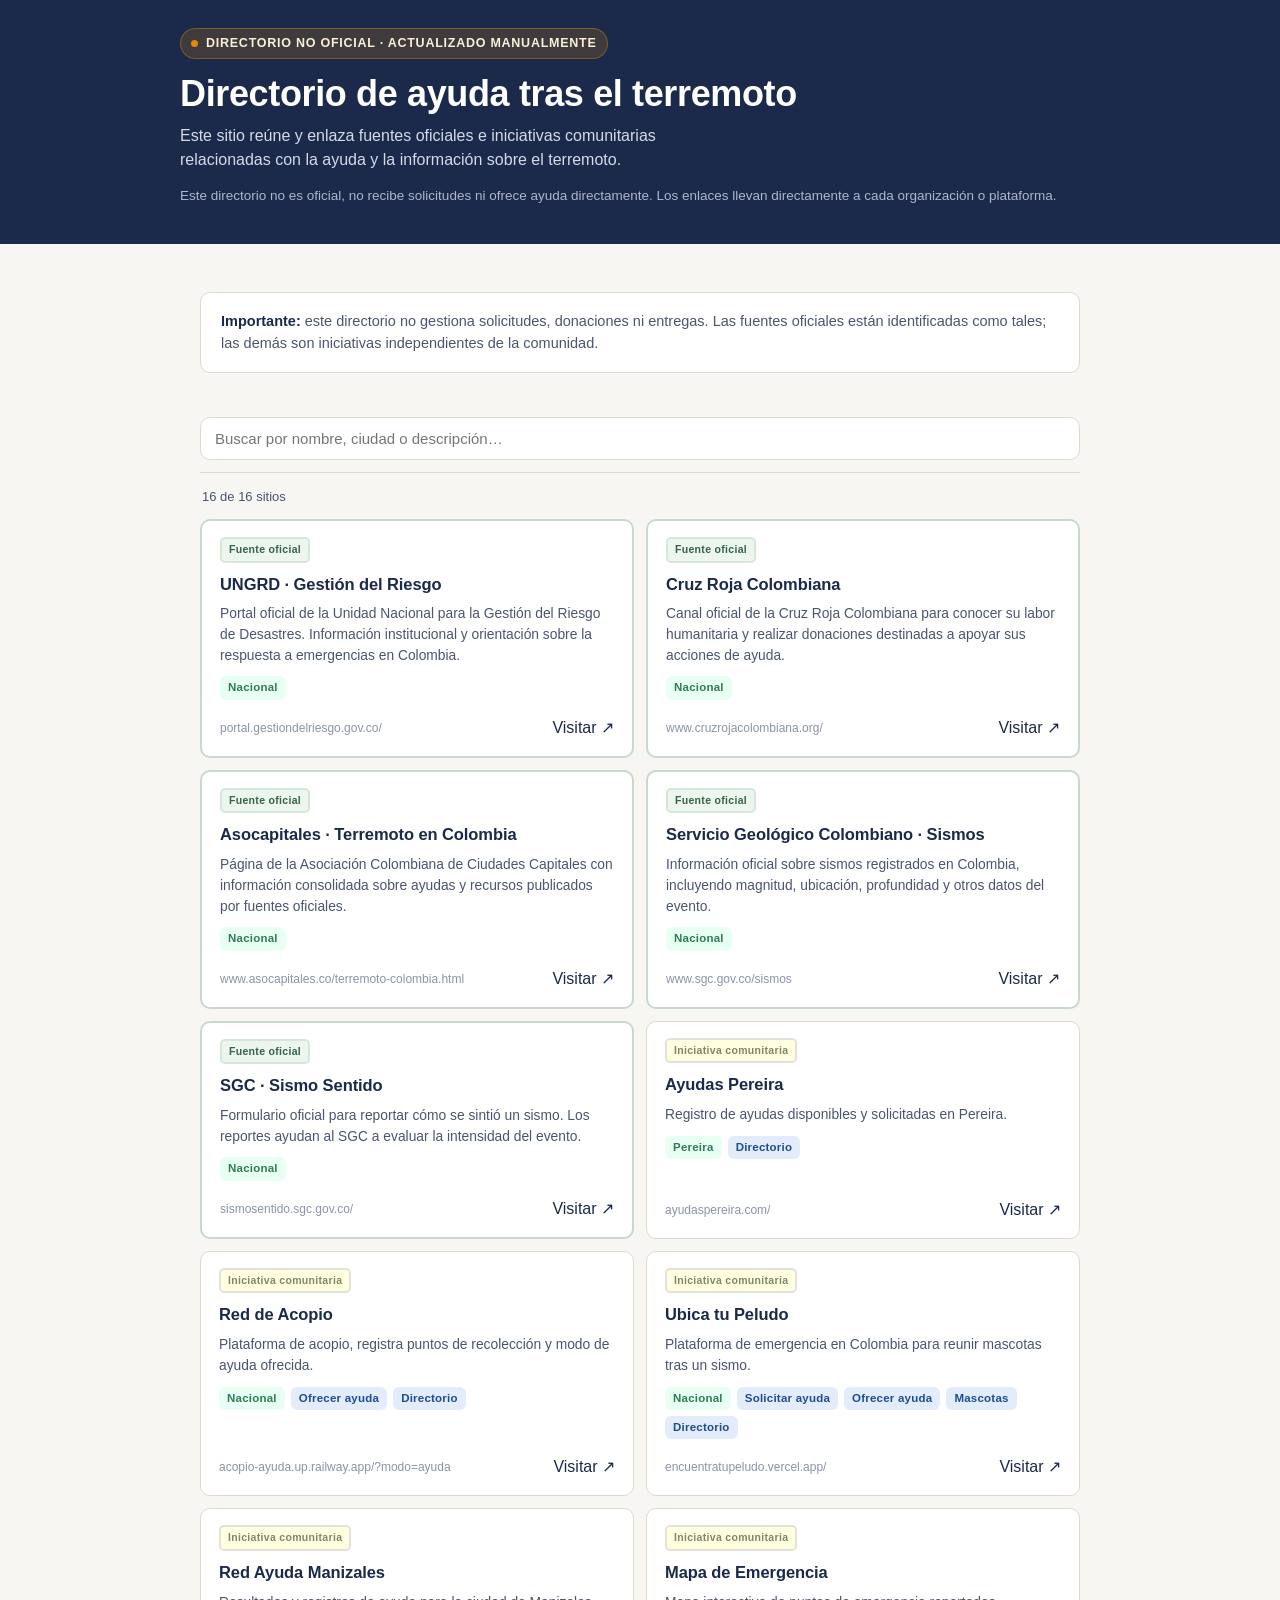
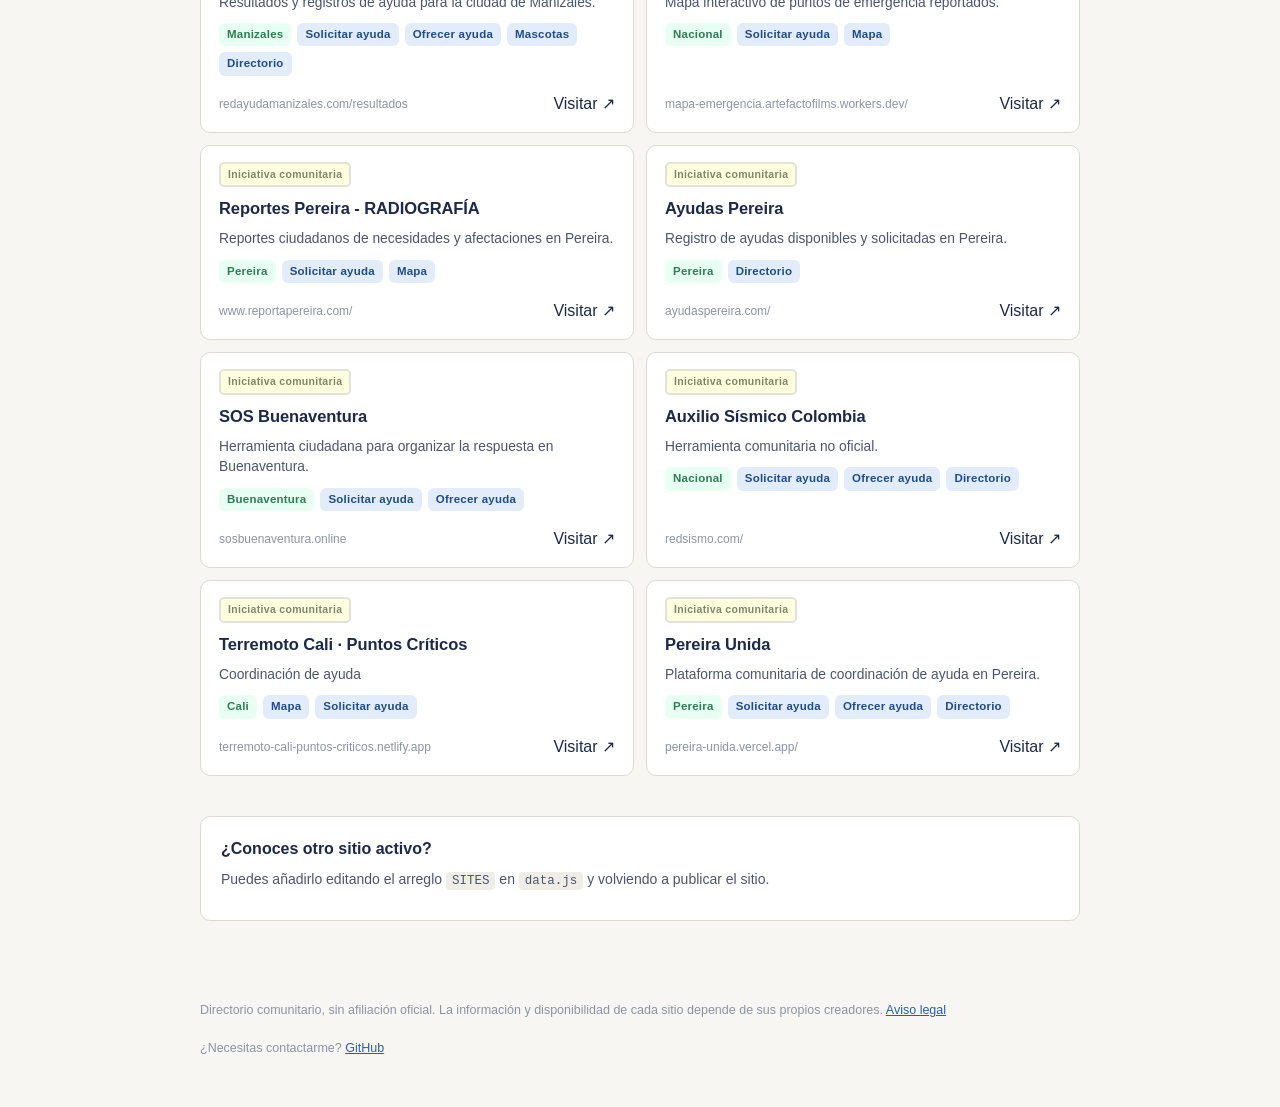
<file: index.html>
<!DOCTYPE html>
<html lang="es">

<head>
  <meta charset="UTF-8">
  <meta name="viewport" content="width=device-width, initial-scale=1.0">

  <title>Ayuda Colombia 2026 · Directorio de Recursos</title>

  <meta name="description"
    content="Directorio no oficial de sitios comunitarios que ofrecen ayuda, reciben solicitudes y registran necesidades tras el terremoto de Colombia de 2026.">

  <link rel="stylesheet" href="styles.css">
</head>

<body>

  <a href="#main" class="skip-link">
    Saltar al contenido
  </a>

  <header class="top">
    <div class="top-inner">

      <span class="eyebrow">
        <span class="pulse" aria-hidden="true"></span>
        Directorio no oficial · actualizado manualmente
      </span>

      <h1>Directorio de ayuda tras el terremoto</h1>

      <p class="lede">
        Este sitio reúne y enlaza fuentes oficiales e iniciativas comunitarias
        relacionadas con la ayuda y la información sobre el terremoto.
      </p>

      <p class="meta-row">
        Este directorio no es oficial, no recibe solicitudes ni ofrece ayuda
        directamente. Los enlaces llevan directamente a cada organización o plataforma.
      </p>

    </div>
  </header>

  <main id="main">

    <div class="why">
      <strong>Importante:</strong>
      este directorio no gestiona solicitudes, donaciones ni entregas.
      Las fuentes oficiales están identificadas como tales; las demás son
      iniciativas independientes de la comunidad.
    </div>

    <div class="controls">

      <input type="text" class="search" id="search" placeholder="Buscar por nombre, ciudad o descripción…"
        aria-label="Buscar sitios de ayuda">

    </div>

    <p class="count-line" id="countLine" aria-live="polite"></p>

    <div class="grid" id="grid"></div>

    <div class="empty" id="empty" hidden>
      No hay sitios que coincidan con esa búsqueda.
      Prueba con otra palabra.
    </div>

    <div class="add-site">

      <h2>¿Conoces otro sitio activo?</h2>

      <p>
        Puedes añadirlo editando el arreglo <code>SITES</code> en
        <code>data.js</code> y volviendo a publicar el sitio.
      </p>

    </div>

  </main>

  <footer>

    Directorio comunitario, sin afiliación oficial.
    La información y disponibilidad de cada sitio depende de sus
    propios creadores.

    <a href="legal.html">Aviso legal</a>

    <br><br>

    ¿Necesitas contactarme?
    <a href="https://github.com/Robin1238" target="_blank" rel="noopener noreferrer">
      GitHub
    </a>

  </footer>

  <script type="module" src="script.js"></script>

</body>

</html>
</file>
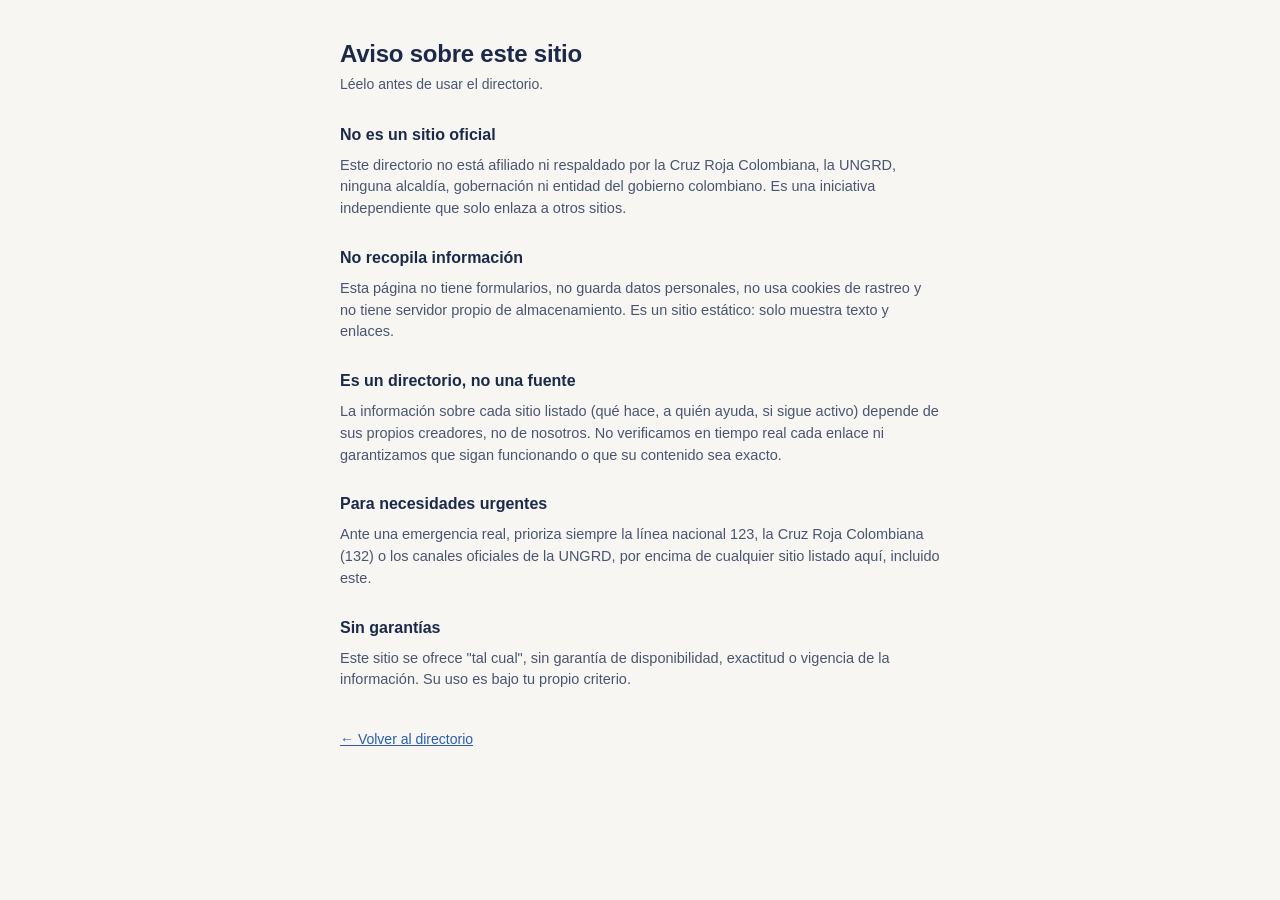
<file: legal.html>
<!DOCTYPE html>
<html lang="es">

<head>
  <meta charset="UTF-8">
  <meta name="viewport" content="width=device-width, initial-scale=1.0">
  <title>Aviso · Directorio Ayuda Terremoto Colombia</title>
  <meta name="description"
    content="Aviso legal: este sitio no es oficial, no recopila información y es solo un directorio de enlaces de ayuda.">
  <link rel="stylesheet" href="styles.css">
  <style>
    .legal-main {
      max-width: 640px;
      margin: 0 auto;
      padding: 40px 20px 60px;
    }

    .legal-main h1 {
      font-size: 24px;
      margin: 0 0 6px;
    }

    .legal-main .sub {
      color: var(--ink-soft);
      font-size: 14px;
      margin: 0 0 28px;
    }

    .legal-main h2 {
      font-size: 16px;
      margin: 26px 0 8px;
    }

    .legal-main p {
      font-size: 14.5px;
      color: var(--ink-soft);
      margin: 0 0 6px;
    }

    .back {
      display: inline-block;
      margin-top: 32px;
      font-size: 14px;
    }
  </style>
</head>

<body>
  <main class="legal-main">
    <h1>Aviso sobre este sitio</h1>
    <p class="sub">Léelo antes de usar el directorio.</p>

    <h2>No es un sitio oficial</h2>
    <p>Este directorio no está afiliado ni respaldado por la Cruz Roja Colombiana, la UNGRD, ninguna alcaldía,
      gobernación ni entidad del gobierno colombiano. Es una iniciativa independiente que solo enlaza a otros sitios.
    </p>

    <h2>No recopila información</h2>
    <p>Esta página no tiene formularios, no guarda datos personales, no usa cookies de rastreo y no tiene servidor
      propio de almacenamiento. Es un sitio estático: solo muestra texto y enlaces.</p>

    <h2>Es un directorio, no una fuente</h2>
    <p>La información sobre cada sitio listado (qué hace, a quién ayuda, si sigue activo) depende de sus propios
      creadores, no de nosotros. No verificamos en tiempo real cada enlace ni garantizamos que sigan funcionando o que
      su contenido sea exacto.</p>

    <h2>Para necesidades urgentes</h2>
    <p>Ante una emergencia real, prioriza siempre la línea nacional 123, la Cruz Roja Colombiana (132) o los canales
      oficiales de la UNGRD, por encima de cualquier sitio listado aquí, incluido este.</p>

    <h2>Sin garantías</h2>
    <p>Este sitio se ofrece "tal cual", sin garantía de disponibilidad, exactitud o vigencia de la información. Su uso
      es bajo tu propio criterio.</p>

    <a class="back" href="index.html">← Volver al directorio</a>
  </main>
</body>

</html>
</file>
<file: styles.css>
:root {
  --ink: #1b2a4a;
  --ink-soft: #4a5570;
  --paper: #f7f6f2;
  --paper-raised: #ffffff;
  --line: #ddd9cf;
  --amber: #e38b00;
  --amber-soft: #fceed9;
  --coral: #c4432e;
  --coral-soft: #f7e1dc;
  --green: #2e7d53;
  --green-soft: #deeee3;
  --focus: #2a5db0;
  --radius: 10px;
}

* {
  box-sizing: border-box;
}

html,
body {
  margin: 0;
  padding: 0;
}

body {
  background: var(--paper);
  color: var(--ink);
  font-family:
    -apple-system, BlinkMacSystemFont, "Segoe UI", Roboto, Helvetica, Arial, sans-serif;
  line-height: 1.5;
  -webkit-font-smoothing: antialiased;
}

a {
  color: var(--focus);
}

:focus-visible {
  outline: 3px solid var(--focus);
  outline-offset: 2px;
}

.skip-link {
  position: absolute;
  left: -999px;
  top: 0;
  background: var(--ink);
  color: #fff;
  padding: 0.6em 1em;
  z-index: 100;
}

.skip-link:focus {
  left: 8px;
  top: 8px;
}

header.top {
  background: var(--ink);
  color: #fff;
  padding: 28px 20px 24px;
}

.top-inner {
  max-width: 920px;
  margin: 0 auto;
}

.eyebrow {
  display: inline-flex;
  align-items: center;
  gap: 8px;
  font-size: 12.5px;
  letter-spacing: 0.06em;
  text-transform: uppercase;
  color: var(--amber-soft);
  font-weight: 700;
  background: rgba(227, 139, 0, 0.18);
  border: 1px solid rgba(227, 139, 0, 0.4);
  padding: 5px 10px;
  border-radius: 999px;
  margin-bottom: 14px;
}

.pulse {
  width: 7px;
  height: 7px;
  border-radius: 50%;
  background: var(--amber);
  animation: pulse 1.8s infinite;
}

@keyframes pulse {
  0%,
  100% {
    opacity: 1;
  }
  50% {
    opacity: 0.35;
  }
}

@media (prefers-reduced-motion: reduce) {
  .pulse {
    animation: none;
  }
}

h1 {
  font-size: clamp(26px, 4vw, 36px);
  margin: 0 0 10px;
  line-height: 1.15;
  letter-spacing: -0.01em;
}

.lede {
  color: #d6dae6;
  font-size: 16px;
  max-width: 64ch;
  margin: 0 0 6px;
}

.meta-row {
  color: #aeb6cc;
  font-size: 13.5px;
  margin-top: 14px;
}

main {
  max-width: 920px;
  margin: 0 auto;
  padding: 24px 20px 80px;
}

.why {
  background: var(--paper-raised);
  border: 1px solid var(--line);
  border-radius: var(--radius);
  padding: 18px 20px;
  margin: 24px 0 30px;
  font-size: 14.5px;
  color: var(--ink-soft);
}

.why strong {
  color: var(--ink);
}

.controls {
  position: sticky;
  top: 0;
  z-index: 10;
  background: var(--paper);
  padding: 14px 0 12px;
  margin-bottom: 10px;
  border-bottom: 1px solid var(--line);
}

.search {
  width: 100%;
  padding: 12px 14px;
  font-size: 15px;
  border: 1.5px solid var(--line);
  border-radius: var(--radius);
  background: var(--paper-raised);
  color: var(--ink);
}

.count-line {
  font-size: 13px;
  color: var(--ink-soft);
  margin: 14px 2px 4px;
}

.grid {
  display: grid;
  grid-template-columns: 1fr;
  gap: 12px;
  margin-top: 12px;
}

@media (min-width: 640px) {
  .grid {
    grid-template-columns: 1fr 1fr;
  }
}

.card.official {
  border-width: 2px;
  border-color: #c8d8ce;
}

.source-badge {
  align-self: flex-start;
  font-size: 10.5px;
  font-weight: 700;
  letter-spacing: 0.03em;
  color: #356348;
  background: #edf5ef;
  border: 2px solid #d5e6da;
  padding: 3px 7px;
  border-radius: 5px;
  margin-bottom: 1px;
}

.source-badge.community {
  color: #808669;
  background: #ffffe0;
  border-color: #e3e1da;
}

.card {
  background: var(--paper-raised);
  border: 1px solid var(--line);
  border-radius: var(--radius);
  padding: 16px 18px;
  display: flex;
  flex-direction: column;
  gap: 8px;
  color: var(--ink);
  text-decoration: none;
  cursor: pointer;
  transition:
    border-color 0.15s ease,
    box-shadow 0.15s ease,
    transform 0.15s ease;
}

.card h3 {
  margin: 0;
  font-size: 16.5px;
  letter-spacing: -0.005em;
}

.card p.desc {
  margin: 0;
  font-size: 13.8px;
  color: var(--ink-soft);
}

.tags {
  display: flex;
  flex-wrap: wrap;
  gap: 6px;
  margin-top: 2px;
}

.tag {
  font-size: 11.5px;
  font-weight: 700;
  padding: 3px 8px;
  border-radius: 6px;
  letter-spacing: 0.02em;
}

.tag.city {
  background: #e8fff3;
  color: var(--green);
}

.tag.type {
  background: #e3ecfb;
  color: #1e4c8f;
}

.card-foot {
  margin-top: auto;
  padding-top: 8px;
  display: flex;
  justify-content: space-between;
  align-items: center;
  gap: 10px;
}

.url-hint {
  font-size: 12px;
  color: #8a93a8;
  word-break: break-all;
}

.empty {
  text-align: center;
  padding: 40px 20px;
  color: var(--ink-soft);
  font-size: 14.5px;
  border: 1.5px dashed var(--line);
  border-radius: var(--radius);
  margin-top: 16px;
}

.add-site {
  margin-top: 40px;
  background: var(--paper-raised);
  border: 1px solid var(--line);
  border-radius: var(--radius);
  padding: 20px;
}

.add-site h2 {
  font-size: 16px;
  margin: 0 0 8px;
}

.add-site p {
  font-size: 14px;
  color: var(--ink-soft);
  margin: 0 0 10px;
}

code {
  background: #efede6;
  padding: 2px 6px;
  border-radius: 4px;
  font-size: 12.5px;
}

footer {
  max-width: 920px;
  margin: 0 auto;
  padding: 0 20px 50px;
  font-size: 12.5px;
  color: #8a93a8;
}
</file>
